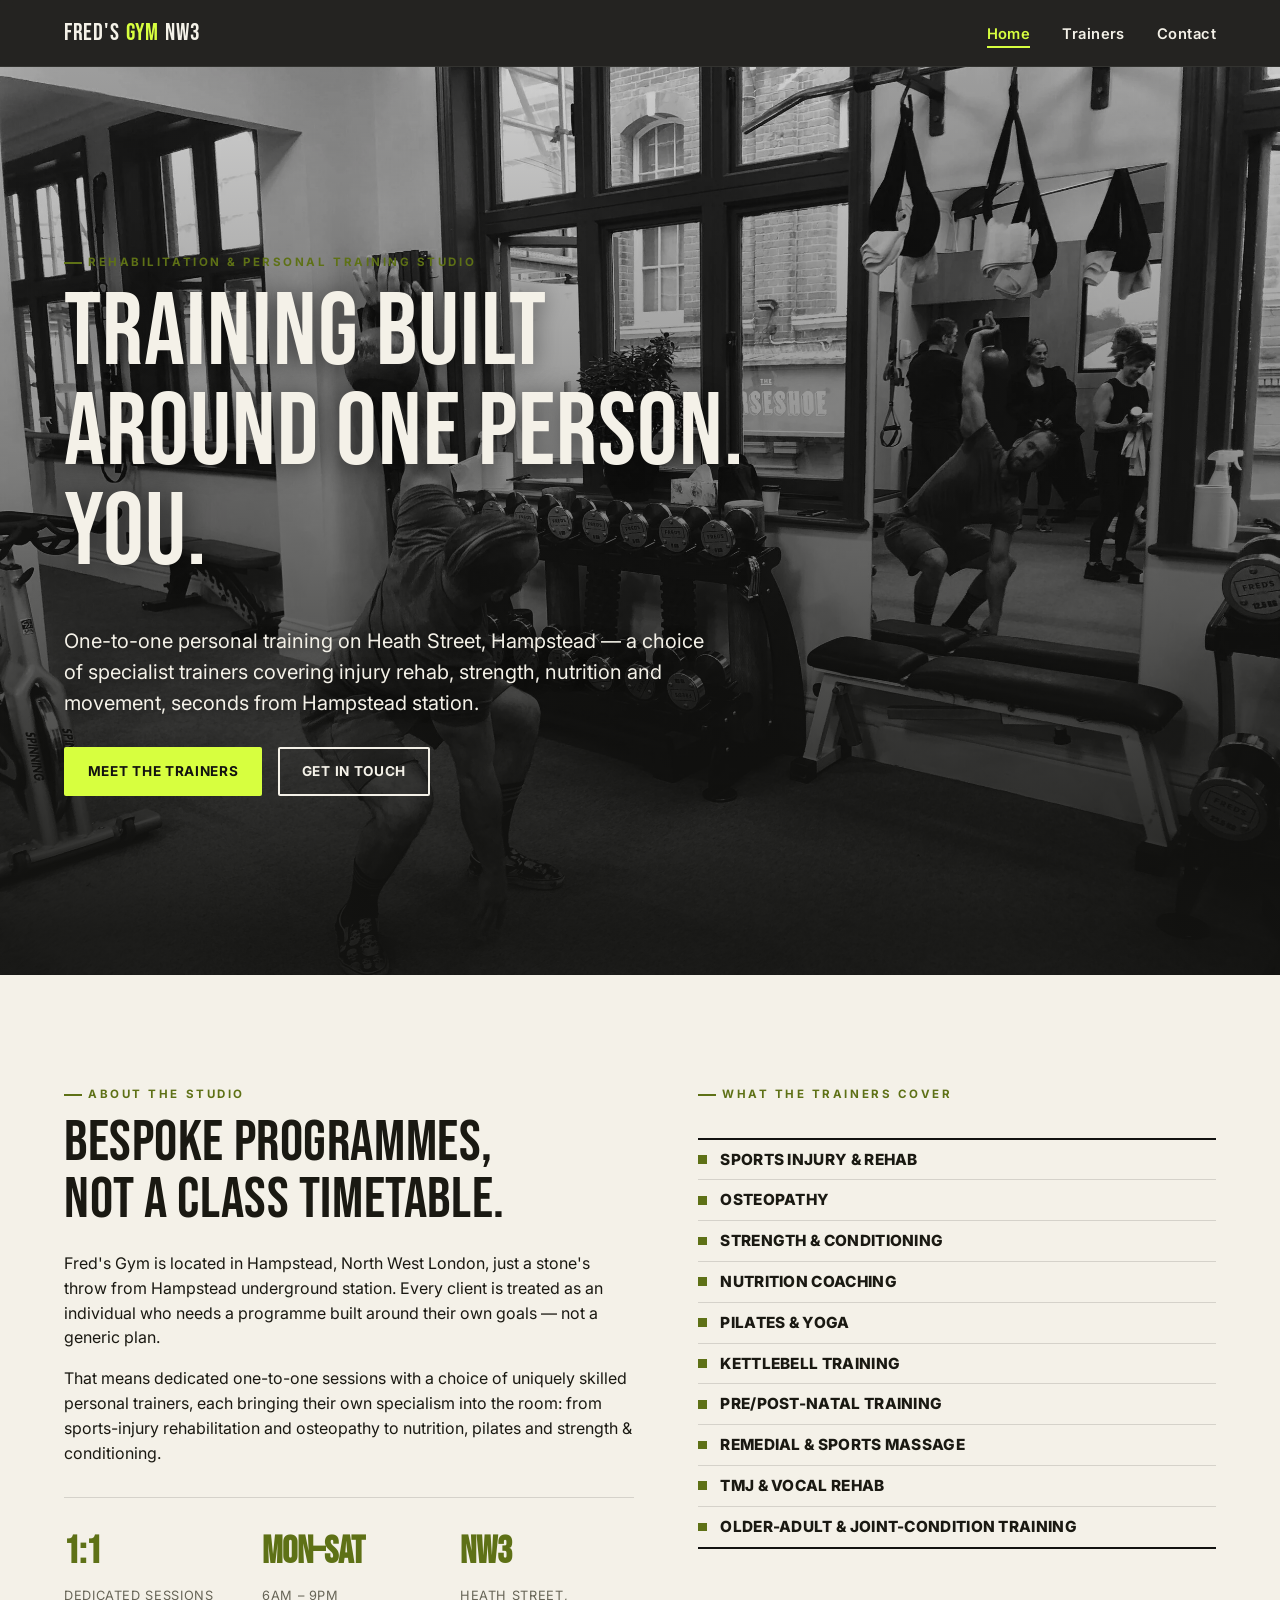
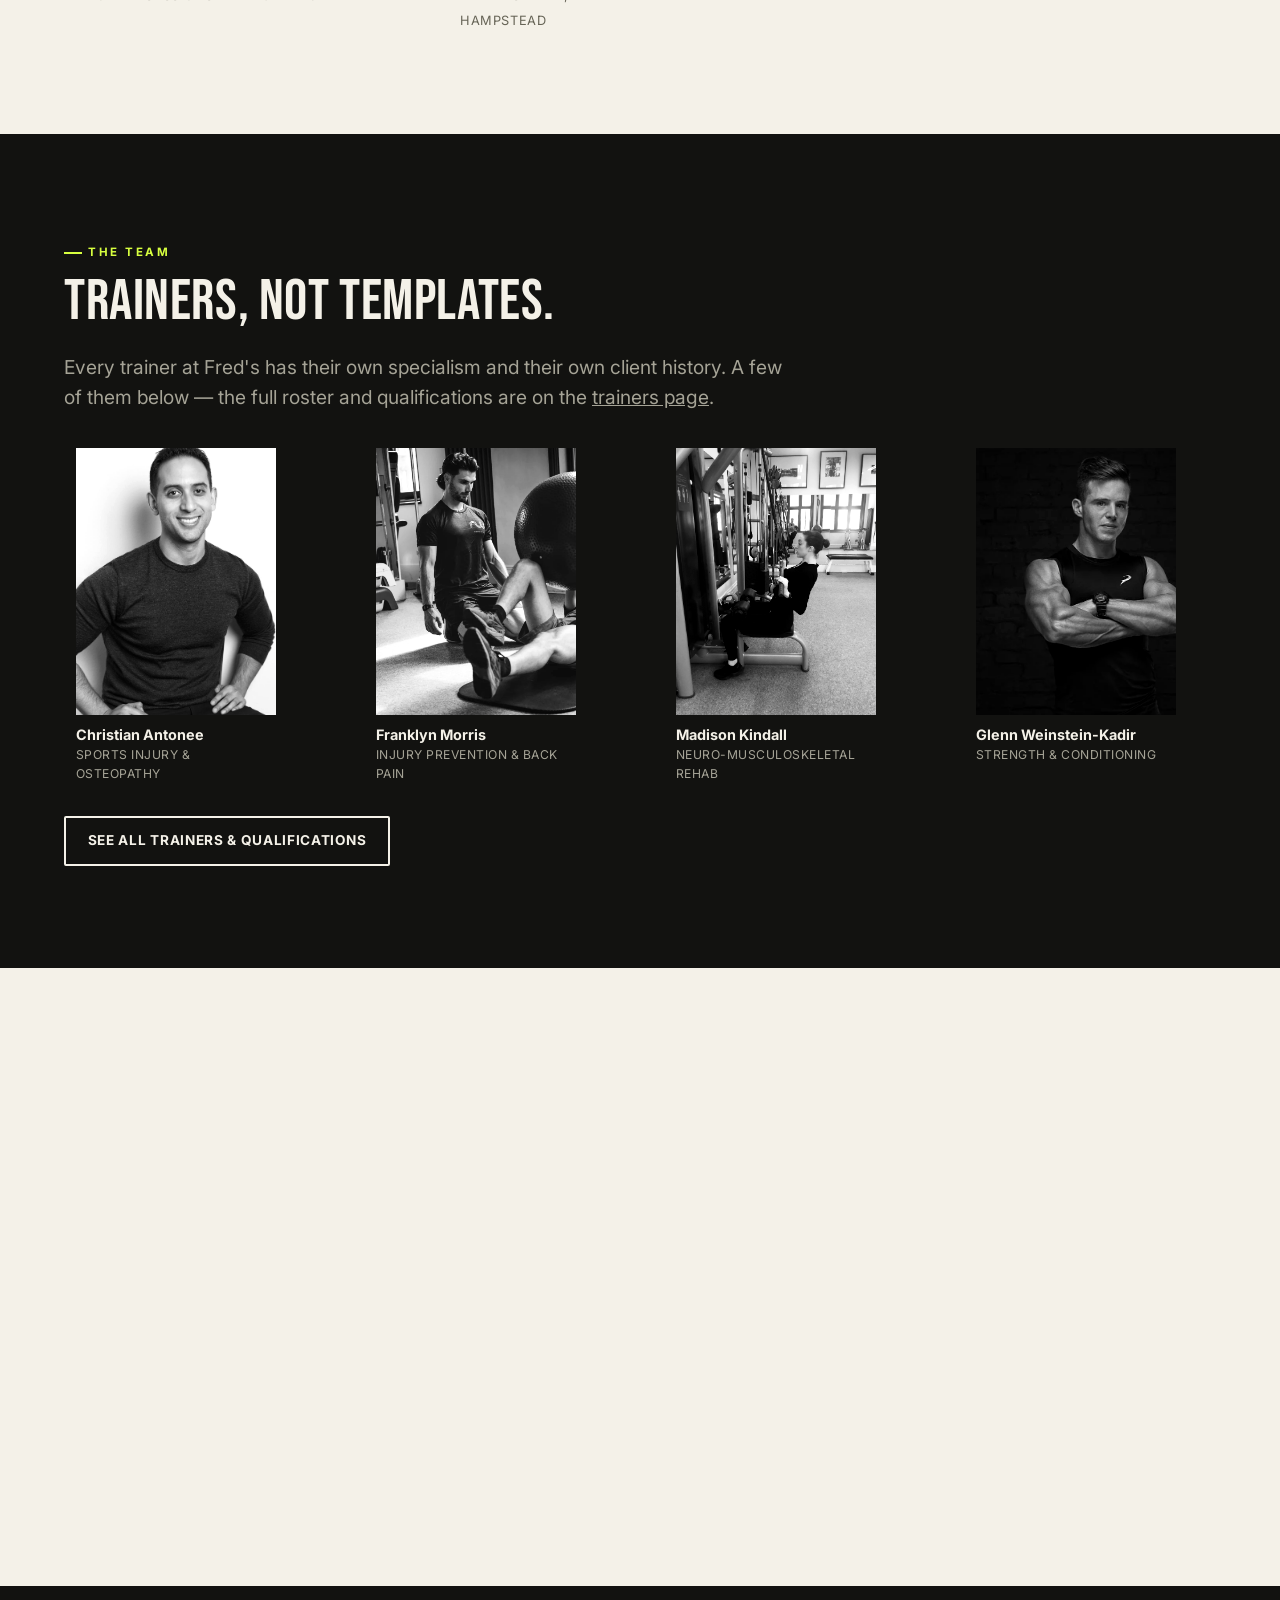
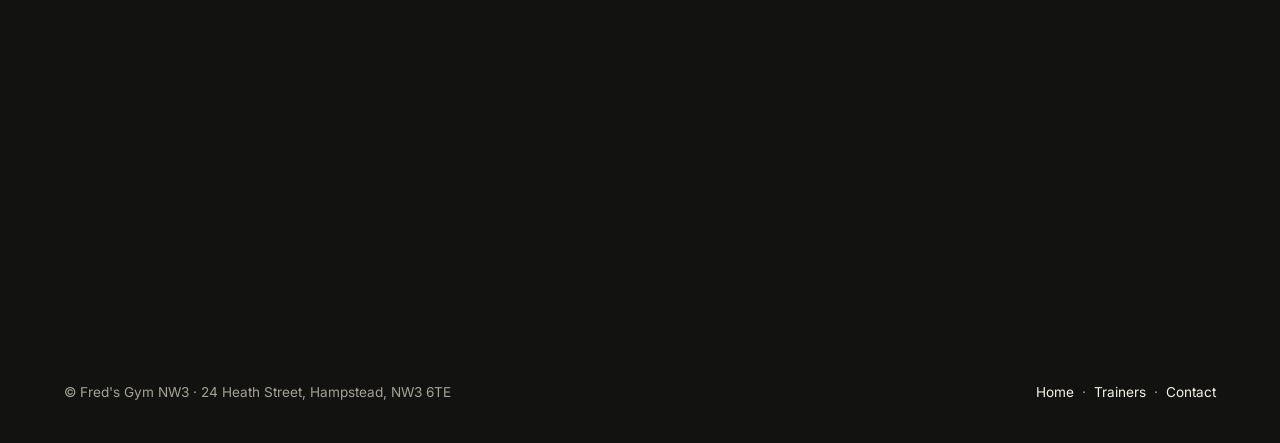
<file: index.html>
<!doctype html>
<html lang="en">
<head>
<meta charset="UTF-8">
<meta name="viewport" content="width=device-width, initial-scale=1">
<title>Fred's Gym NW3 — Personal Training & Rehab, Hampstead</title>
<meta name="description" content="Bespoke one-to-one personal training and rehabilitation on Heath Street, Hampstead NW3. A team of specialist trainers covering injury rehab, strength, nutrition, pilates and more.">
<link rel="preconnect" href="https://fonts.googleapis.com">
<link rel="preconnect" href="https://fonts.gstatic.com" crossorigin>
<link href="https://fonts.googleapis.com/css2?family=Bebas+Neue&family=Inter:wght@400;600;700;800&display=swap" rel="stylesheet">
<link rel="stylesheet" href="assets/css/style.css">
</head>
<body>

<header class="site-header">
  <div class="wrap">
    <a href="index.html" class="brand">FRED'S <span>GYM</span> NW3</a>
    <button class="nav-toggle" aria-expanded="false" aria-controls="primary-nav" aria-label="Toggle navigation">
      <span></span>
    </button>
    <nav class="main-nav" id="primary-nav">
      <ul>
        <li><a href="index.html" aria-current="page">Home</a></li>
        <li><a href="trainers.html">Trainers</a></li>
        <li><a href="contact.html">Contact</a></li>
      </ul>
    </nav>
  </div>
</header>

<main>

  <section class="hero">
    <div class="hero-media">
      <img src="assets/img/about_studio.jpg" alt="A trainer coaching a kettlebell swing on the studio floor at Fred's Gym NW3, Heath Street, Hampstead." width="2500" height="1875">
    </div>
    <div class="hero-content wrap">
      <p class="eyebrow">Rehabilitation &amp; Personal Training Studio</p>
      <h1>Training built<br>around one person.<br>You.</h1>
      <p class="hero-lede">One-to-one personal training on Heath Street, Hampstead — a choice of specialist trainers covering injury rehab, strength, nutrition and movement, seconds from Hampstead station.</p>
      <div class="hero-actions">
        <span class="btn-wrap"><a class="btn btn-primary" href="trainers.html">Meet the trainers</a></span>
        <span class="btn-wrap"><a class="btn btn-ghost" href="contact.html">Get in touch</a></span>
      </div>
    </div>
  </section>

  <section class="on-paper">
    <div class="wrap intro-grid">
      <div data-reveal>
        <p class="eyebrow">About the studio</p>
        <h2>Bespoke programmes,<br>not a class timetable.</h2>
        <p>Fred's Gym is located in Hampstead, North West London, just a stone's throw from Hampstead underground station. Every client is treated as an individual who needs a programme built around their own goals — not a generic plan.</p>
        <p>That means dedicated one-to-one sessions with a choice of uniquely skilled personal trainers, each bringing their own specialism into the room: from sports-injury rehabilitation and osteopathy to nutrition, pilates and strength &amp; conditioning.</p>
        <div class="stat-row">
          <div><strong>1:1</strong><span>Dedicated sessions</span></div>
          <div><strong>Mon–Sat</strong><span>6am – 9pm</span></div>
          <div><strong>NW3</strong><span>Heath Street, Hampstead</span></div>
        </div>
      </div>
      <div data-reveal>
        <p class="eyebrow">What the trainers cover</p>
        <ul class="specialism-list">
          <li>Sports injury &amp; rehab</li>
          <li>Osteopathy</li>
          <li>Strength &amp; conditioning</li>
          <li>Nutrition coaching</li>
          <li>Pilates &amp; yoga</li>
          <li>Kettlebell training</li>
          <li>Pre/post-natal training</li>
          <li>Remedial &amp; sports massage</li>
          <li>TMJ &amp; vocal rehab</li>
          <li>Older-adult &amp; joint-condition training</li>
        </ul>
      </div>
    </div>
  </section>

  <section class="on-ink">
    <div class="wrap">
      <div data-reveal>
        <p class="eyebrow">The team</p>
        <h2>Trainers, not templates.</h2>
        <p class="lead">Every trainer at Fred's has their own specialism and their own client history. A few of them below — the full roster and qualifications are on the <a href="trainers.html">trainers page</a>.</p>
      </div>
      <div class="trainer-preview-strip" data-reveal>
        <figure class="mini-card">
          <div class="trainer-photo"><img src="assets/img/christian.jpg" alt="Christian Antonee, personal trainer at Fred's Gym NW3." width="995" height="1493" loading="lazy"></div>
          <figcaption>Christian Antonee<small>Sports injury &amp; osteopathy</small></figcaption>
        </figure>
        <figure class="mini-card">
          <div class="trainer-photo"><img src="assets/img/frank.jpg" alt="Franklyn Morris coaching a client through core work at Fred's Gym NW3." width="1500" height="1000" loading="lazy"></div>
          <figcaption>Franklyn Morris<small>Injury prevention &amp; back pain</small></figcaption>
        </figure>
        <figure class="mini-card">
          <div class="trainer-photo"><img src="assets/img/madison.jpg" alt="Madison Kindall training on the cable machine at Fred's Gym NW3." width="2500" height="3333" loading="lazy"></div>
          <figcaption>Madison Kindall<small>Neuro-musculoskeletal rehab</small></figcaption>
        </figure>
        <figure class="mini-card">
          <div class="trainer-photo"><img src="assets/img/glenn.jpg" alt="Glenn Weinstein-Kadir, strength and conditioning coach at Fred's Gym NW3." width="1024" height="683" loading="lazy"></div>
          <figcaption>Glenn Weinstein-Kadir<small>Strength &amp; conditioning</small></figcaption>
        </figure>
      </div>
      <span class="btn-wrap"><a class="btn btn-ghost" href="trainers.html">See all trainers &amp; qualifications</a></span>
    </div>
  </section>

  <section class="on-paper">
    <div class="wrap feature-split">
      <div class="photo-frame on-paper" data-reveal>
        <img src="assets/img/max.jpg" alt="Max Bojcun training with double kettlebells at Fred's Gym NW3." width="2048" height="1801" loading="lazy">
      </div>
      <div data-reveal>
        <p class="eyebrow">Why one-to-one</p>
        <h2>Consistency beats intensity.</h2>
        <p>"You do not need to be perfect but you do need to be consistent" — it's a line one of the trainers uses often, and it sums up how sessions here are built: sustainable programming around your own movement, injuries and goals, reviewed and adjusted as you go rather than run off a fixed class plan.</p>
        <span class="btn-wrap"><a class="btn btn-primary" href="contact.html">Book a session</a></span>
      </div>
    </div>
  </section>

  <section class="on-ink">
    <div class="wrap">
      <div class="info-strip" data-reveal>
        <div>
          <h4>Find us</h4>
          <p>24 Heath Street<br>Hampstead, London<br>NW3 6TE</p>
        </div>
        <div>
          <h4>Opening hours</h4>
          <table class="hours-table">
            <tr><td>Monday – Saturday</td><td>6am – 9pm</td></tr>
            <tr><td>Sunday</td><td>Closed</td></tr>
          </table>
        </div>
        <div>
          <h4>Get in touch</h4>
          <p><a href="mailto:nebile@me.com">nebile@me.com</a></p>
          <span class="btn-wrap"><a class="btn btn-ghost" href="contact.html">Full contact details</a></span>
        </div>
      </div>
    </div>
  </section>

</main>

<footer class="site-footer">
  <div class="wrap">
    <span>&copy; Fred's Gym NW3 · 24 Heath Street, Hampstead, NW3 6TE</span>
    <nav>
      <a href="index.html">Home</a> &nbsp;·&nbsp;
      <a href="trainers.html">Trainers</a> &nbsp;·&nbsp;
      <a href="contact.html">Contact</a>
    </nav>
  </div>
</footer>

<script src="assets/js/main.js"></script>
</body>
</html>
</file>
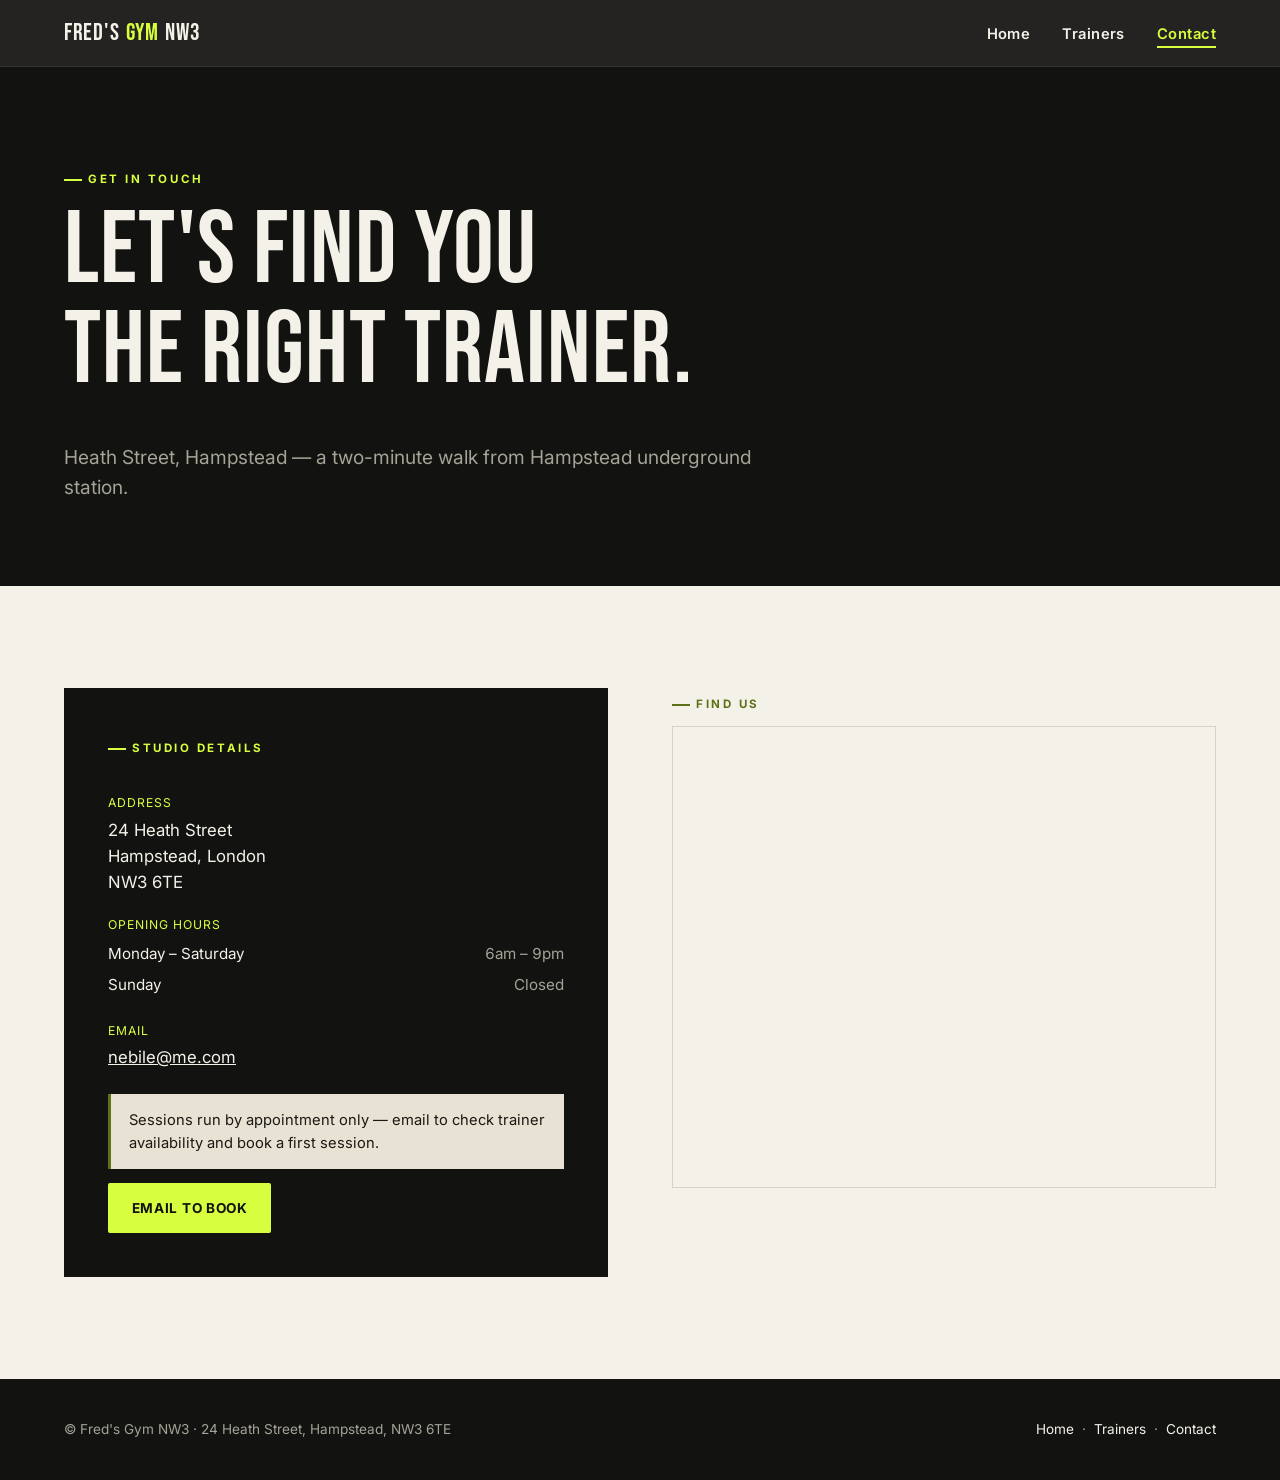
<file: contact.html>
<!doctype html>
<html lang="en">
<head>
<meta charset="UTF-8">
<meta name="viewport" content="width=device-width, initial-scale=1">
<title>Contact — Fred's Gym NW3</title>
<meta name="description" content="Contact Fred's Gym NW3 on Heath Street, Hampstead. Address, opening hours and email for booking a personal training session.">
<link rel="preconnect" href="https://fonts.googleapis.com">
<link rel="preconnect" href="https://fonts.gstatic.com" crossorigin>
<link href="https://fonts.googleapis.com/css2?family=Bebas+Neue&family=Inter:wght@400;600;700;800&display=swap" rel="stylesheet">
<link rel="stylesheet" href="assets/css/style.css">
</head>
<body>

<header class="site-header">
  <div class="wrap">
    <a href="index.html" class="brand">FRED'S <span>GYM</span> NW3</a>
    <button class="nav-toggle" aria-expanded="false" aria-controls="primary-nav" aria-label="Toggle navigation">
      <span></span>
    </button>
    <nav class="main-nav" id="primary-nav">
      <ul>
        <li><a href="index.html">Home</a></li>
        <li><a href="trainers.html">Trainers</a></li>
        <li><a href="contact.html" aria-current="page">Contact</a></li>
      </ul>
    </nav>
  </div>
</header>

<main>

  <section class="page-header on-ink">
    <div class="wrap">
      <p class="eyebrow">Get in touch</p>
      <h1>Let's find you<br>the right trainer.</h1>
      <p class="lead">Heath Street, Hampstead — a two-minute walk from Hampstead underground station.</p>
    </div>
  </section>

  <section class="on-paper">
    <div class="wrap contact-grid">

      <div class="contact-card" data-reveal>
        <p class="eyebrow">Studio details</p>
        <dl>
          <dt>Address</dt>
          <dd>24 Heath Street<br>Hampstead, London<br>NW3 6TE</dd>

          <dt>Opening hours</dt>
          <dd>
            <table class="hours-table">
              <tr><td>Monday – Saturday</td><td>6am – 9pm</td></tr>
              <tr><td>Sunday</td><td>Closed</td></tr>
            </table>
          </dd>

          <dt>Email</dt>
          <dd><a href="mailto:nebile@me.com">nebile@me.com</a></dd>
        </dl>
        <p class="notice">Sessions run by appointment only — email to check trainer availability and book a first session.</p>
        <span class="btn-wrap"><a class="btn btn-primary" href="mailto:nebile@me.com">Email to book</a></span>
      </div>

      <div data-reveal>
        <p class="eyebrow">Find us</p>
        <div class="map-frame">
          <iframe
            src="https://www.google.com/maps?q=24+Heath+Street,+Hampstead,+London+NW3+6TE&output=embed"
            title="Map showing Fred's Gym NW3 at 24 Heath Street, Hampstead"
            loading="lazy"
            referrerpolicy="no-referrer-when-downgrade"></iframe>
        </div>
      </div>

    </div>
  </section>

</main>

<footer class="site-footer">
  <div class="wrap">
    <span>&copy; Fred's Gym NW3 · 24 Heath Street, Hampstead, NW3 6TE</span>
    <nav>
      <a href="index.html">Home</a> &nbsp;·&nbsp;
      <a href="trainers.html">Trainers</a> &nbsp;·&nbsp;
      <a href="contact.html">Contact</a>
    </nav>
  </div>
</footer>

<script src="assets/js/main.js"></script>
</body>
</html>
</file>
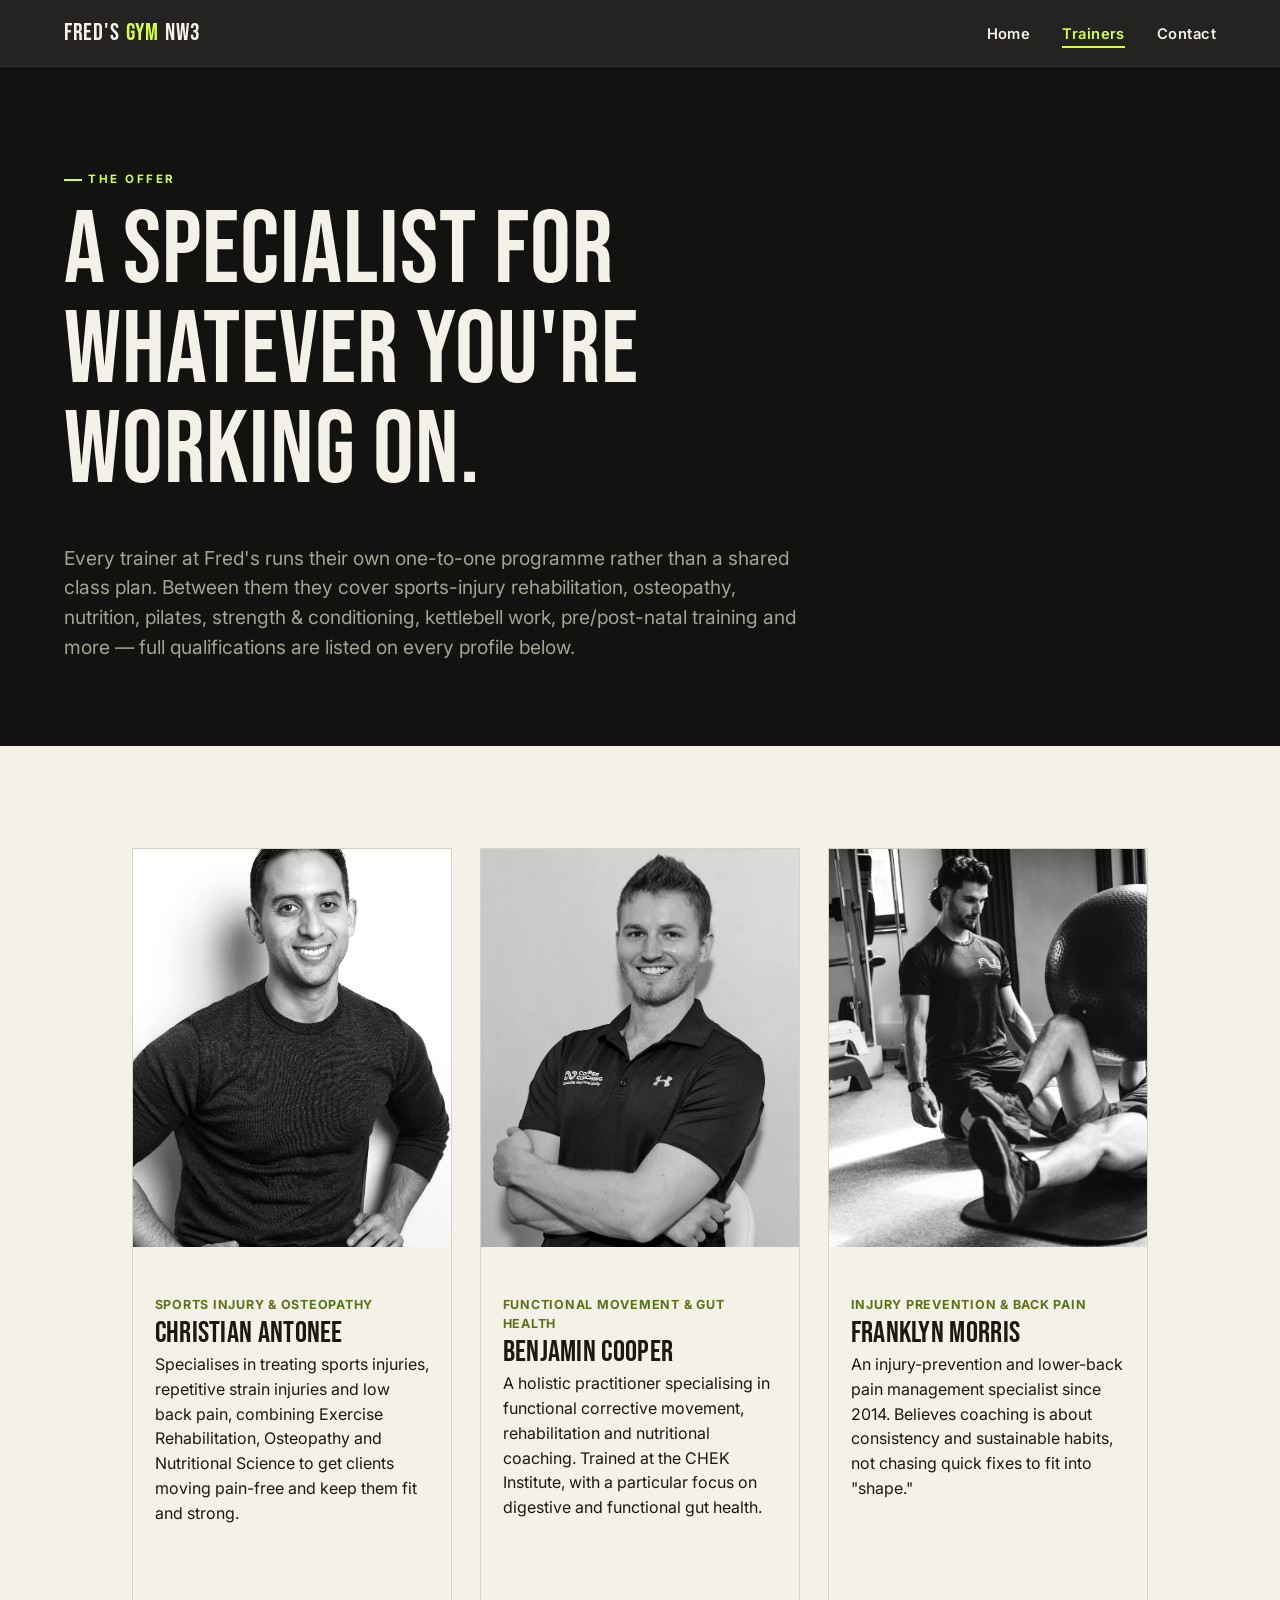
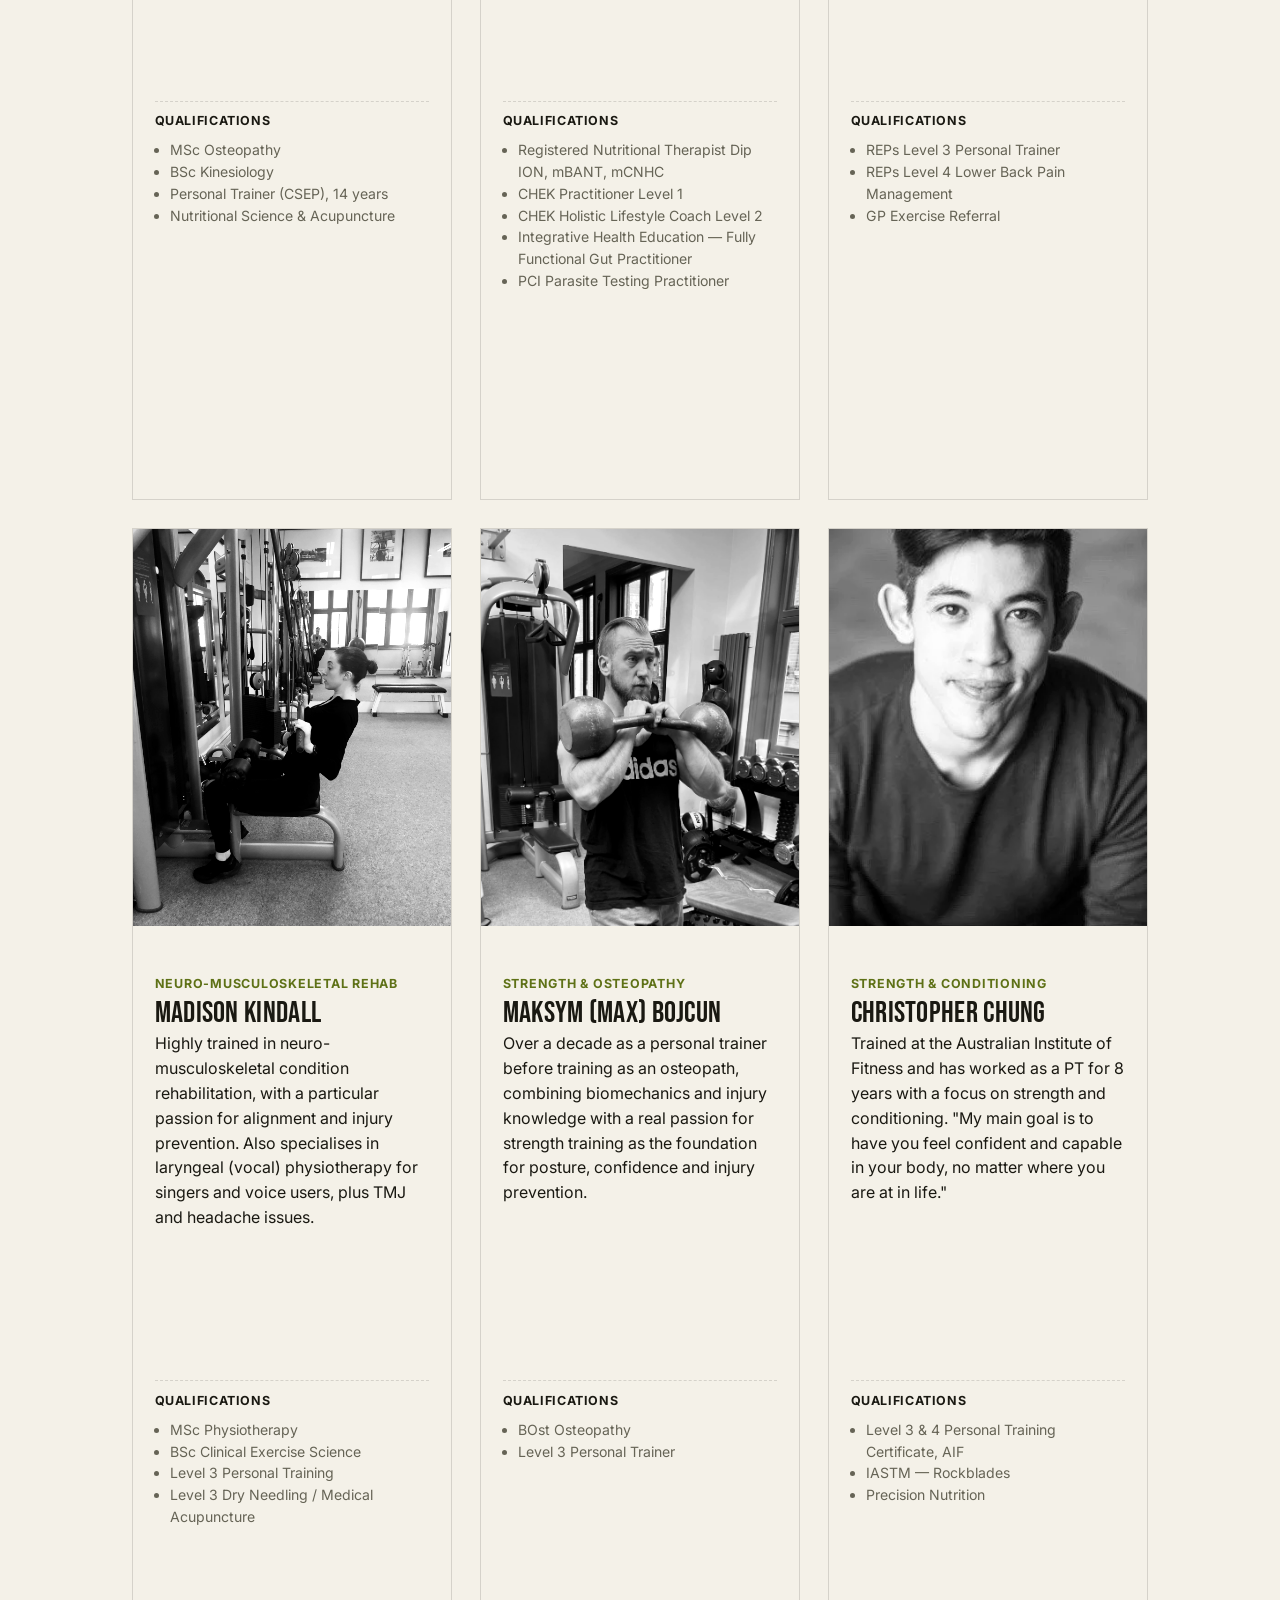
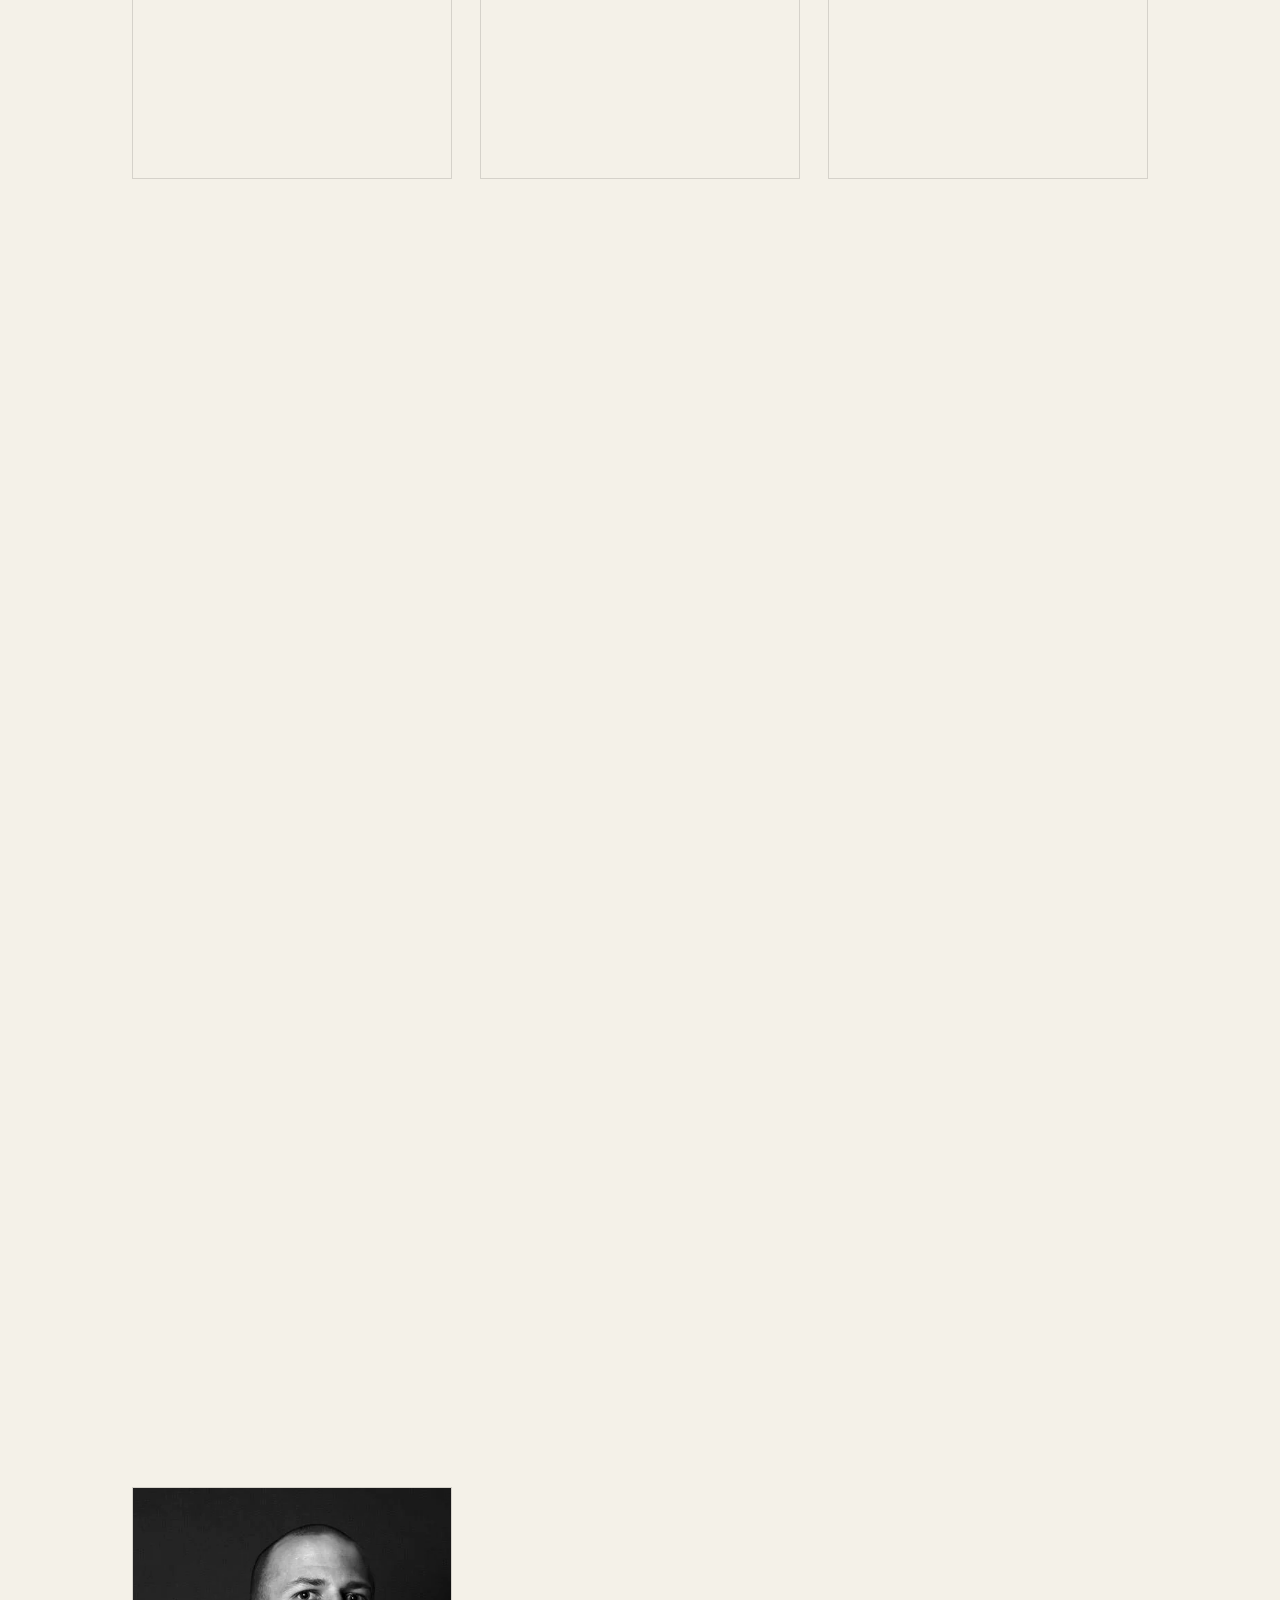
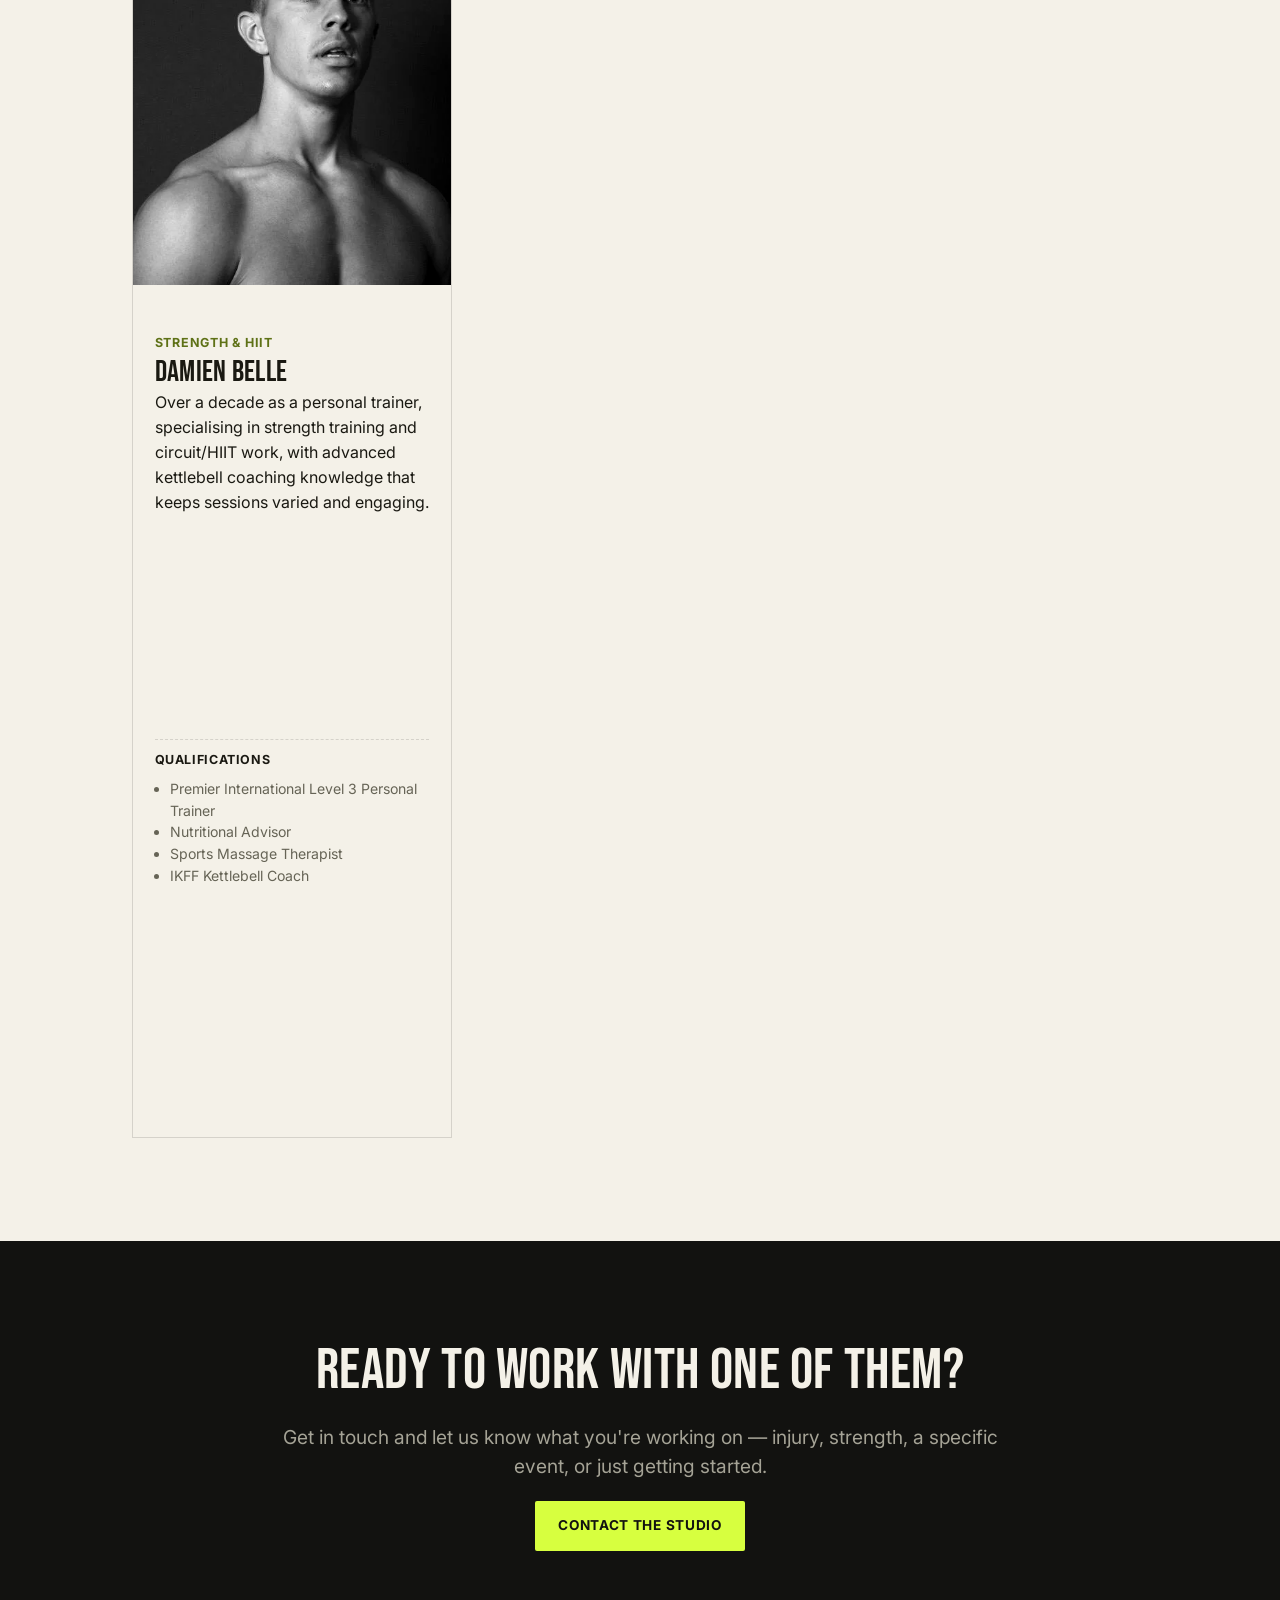
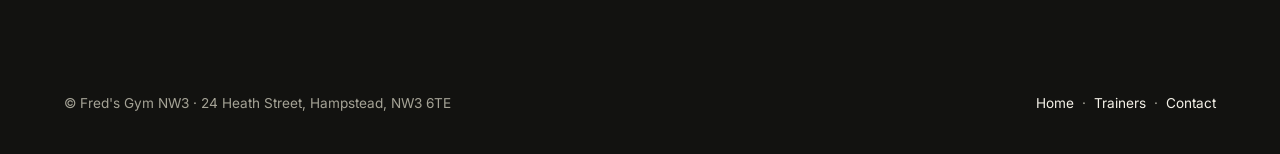
<file: trainers.html>
<!doctype html>
<html lang="en">
<head>
<meta charset="UTF-8">
<meta name="viewport" content="width=device-width, initial-scale=1">
<title>Trainers — Fred's Gym NW3</title>
<meta name="description" content="Meet the personal trainers at Fred's Gym NW3, Hampstead — specialists in sports injury rehab, osteopathy, nutrition, strength & conditioning, pilates and more.">
<link rel="preconnect" href="https://fonts.googleapis.com">
<link rel="preconnect" href="https://fonts.gstatic.com" crossorigin>
<link href="https://fonts.googleapis.com/css2?family=Bebas+Neue&family=Inter:wght@400;600;700;800&display=swap" rel="stylesheet">
<link rel="stylesheet" href="assets/css/style.css">
</head>
<body>

<header class="site-header">
  <div class="wrap">
    <a href="index.html" class="brand">FRED'S <span>GYM</span> NW3</a>
    <button class="nav-toggle" aria-expanded="false" aria-controls="primary-nav" aria-label="Toggle navigation">
      <span></span>
    </button>
    <nav class="main-nav" id="primary-nav">
      <ul>
        <li><a href="index.html">Home</a></li>
        <li><a href="trainers.html" aria-current="page">Trainers</a></li>
        <li><a href="contact.html">Contact</a></li>
      </ul>
    </nav>
  </div>
</header>

<main>

  <section class="page-header on-ink">
    <div class="wrap">
      <p class="eyebrow">The offer</p>
      <h1>A specialist for<br>whatever you're<br>working on.</h1>
      <p class="lead">Every trainer at Fred's runs their own one-to-one programme rather than a shared class plan. Between them they cover sports-injury rehabilitation, osteopathy, nutrition, pilates, strength &amp; conditioning, kettlebell work, pre/post-natal training and more — full qualifications are listed on every profile below.</p>
    </div>
  </section>

  <section class="on-paper">
    <div class="wrap">
      <div class="trainer-grid">

        <article class="trainer-card" data-reveal>
          <div class="trainer-photo"><img src="assets/img/christian.jpg" alt="Christian Antonee, personal trainer at Fred's Gym NW3." width="995" height="1493" loading="lazy"></div>
          <div class="trainer-body">
            <div>
              <p class="trainer-role">Sports injury &amp; osteopathy</p>
              <h3>Christian Antonee</h3>
              <p>Specialises in treating sports injuries, repetitive strain injuries and low back pain, combining Exercise Rehabilitation, Osteopathy and Nutritional Science to get clients moving pain-free and keep them fit and strong.</p>
            </div>
            <div class="trainer-quals">
              <p class="quals-label">Qualifications</p>
              <ul>
                <li>MSc Osteopathy</li>
                <li>BSc Kinesiology</li>
                <li>Personal Trainer (CSEP), 14 years</li>
                <li>Nutritional Science &amp; Acupuncture</li>
              </ul>
            </div>
          </div>
        </article>

        <article class="trainer-card" data-reveal>
          <div class="trainer-photo"><img src="assets/img/ben.jpg" alt="Benjamin Cooper, personal trainer at Fred's Gym NW3." width="750" height="977" loading="lazy"></div>
          <div class="trainer-body">
            <div>
              <p class="trainer-role">Functional movement &amp; gut health</p>
              <h3>Benjamin Cooper</h3>
              <p>A holistic practitioner specialising in functional corrective movement, rehabilitation and nutritional coaching. Trained at the CHEK Institute, with a particular focus on digestive and functional gut health.</p>
            </div>
            <div class="trainer-quals">
              <p class="quals-label">Qualifications</p>
              <ul>
                <li>Registered Nutritional Therapist Dip ION, mBANT, mCNHC</li>
                <li>CHEK Practitioner Level 1</li>
                <li>CHEK Holistic Lifestyle Coach Level 2</li>
                <li>Integrative Health Education — Fully Functional Gut Practitioner</li>
                <li>PCI Parasite Testing Practitioner</li>
              </ul>
            </div>
          </div>
        </article>

        <article class="trainer-card" data-reveal>
          <div class="trainer-photo"><img src="assets/img/frank.jpg" alt="Franklyn Morris coaching a client through core work at Fred's Gym NW3." width="1500" height="1000" loading="lazy"></div>
          <div class="trainer-body">
            <div>
              <p class="trainer-role">Injury prevention &amp; back pain</p>
              <h3>Franklyn Morris</h3>
              <p>An injury-prevention and lower-back pain management specialist since 2014. Believes coaching is about consistency and sustainable habits, not chasing quick fixes to fit into "shape."</p>
            </div>
            <div class="trainer-quals">
              <p class="quals-label">Qualifications</p>
              <ul>
                <li>REPs Level 3 Personal Trainer</li>
                <li>REPs Level 4 Lower Back Pain Management</li>
                <li>GP Exercise Referral</li>
              </ul>
            </div>
          </div>
        </article>

        <article class="trainer-card" data-reveal>
          <div class="trainer-photo"><img src="assets/img/madison.jpg" alt="Madison Kindall training on the cable machine at Fred's Gym NW3." width="2500" height="3333" loading="lazy"></div>
          <div class="trainer-body">
            <div>
              <p class="trainer-role">Neuro-musculoskeletal rehab</p>
              <h3>Madison Kindall</h3>
              <p>Highly trained in neuro-musculoskeletal condition rehabilitation, with a particular passion for alignment and injury prevention. Also specialises in laryngeal (vocal) physiotherapy for singers and voice users, plus TMJ and headache issues.</p>
            </div>
            <div class="trainer-quals">
              <p class="quals-label">Qualifications</p>
              <ul>
                <li>MSc Physiotherapy</li>
                <li>BSc Clinical Exercise Science</li>
                <li>Level 3 Personal Training</li>
                <li>Level 3 Dry Needling / Medical Acupuncture</li>
              </ul>
            </div>
          </div>
        </article>

        <article class="trainer-card" data-reveal>
          <div class="trainer-photo"><img src="assets/img/max.jpg" alt="Maksym 'Max' Bojcun training with double kettlebells at Fred's Gym NW3." width="2048" height="1801" loading="lazy"></div>
          <div class="trainer-body">
            <div>
              <p class="trainer-role">Strength &amp; osteopathy</p>
              <h3>Maksym (Max) Bojcun</h3>
              <p>Over a decade as a personal trainer before training as an osteopath, combining biomechanics and injury knowledge with a real passion for strength training as the foundation for posture, confidence and injury prevention.</p>
            </div>
            <div class="trainer-quals">
              <p class="quals-label">Qualifications</p>
              <ul>
                <li>BOst Osteopathy</li>
                <li>Level 3 Personal Trainer</li>
              </ul>
            </div>
          </div>
        </article>

        <article class="trainer-card" data-reveal>
          <div class="trainer-photo"><img src="assets/img/chris.jpg" alt="Christopher Chung, personal trainer at Fred's Gym NW3." width="349" height="524" loading="lazy"></div>
          <div class="trainer-body">
            <div>
              <p class="trainer-role">Strength &amp; conditioning</p>
              <h3>Christopher Chung</h3>
              <p>Trained at the Australian Institute of Fitness and has worked as a PT for 8 years with a focus on strength and conditioning. "My main goal is to have you feel confident and capable in your body, no matter where you are at in life."</p>
            </div>
            <div class="trainer-quals">
              <p class="quals-label">Qualifications</p>
              <ul>
                <li>Level 3 &amp; 4 Personal Training Certificate, AIF</li>
                <li>IASTM — Rockblades</li>
                <li>Precision Nutrition</li>
              </ul>
            </div>
          </div>
        </article>

        <article class="trainer-card" data-reveal>
          <div class="trainer-photo"><img src="assets/img/nebile.jpg" alt="Nebile Cakir coaching a client with a dumbbell at Fred's Gym NW3." width="750" height="500" loading="lazy"></div>
          <div class="trainer-body">
            <div>
              <p class="trainer-role">Sports injury &amp; adaptive training</p>
              <h3>Nebile Cakir</h3>
              <p>Works across weight training, pilates and yoga, specialising in sports injury training alongside clients managing genetic or age-related conditions — osteoporosis, arthritis, menopause, blood pressure, and knee or hip replacements.</p>
            </div>
            <div class="trainer-quals">
              <p class="quals-label">Qualifications</p>
              <ul>
                <li>YMCA Advanced Personal Trainer Award — Level 3</li>
                <li>Pilates — Stott Pilates method</li>
                <li>Older Adult Training</li>
                <li>Ante- &amp; Postnatal Training</li>
                <li>Yoga Teacher Award, Teach Yoga</li>
                <li>Sport &amp; Remedial Massage, London School of Massage</li>
                <li>Food Intolerance Testing Practitioner, Lorisian</li>
              </ul>
            </div>
          </div>
        </article>

        <article class="trainer-card" data-reveal>
          <div class="trainer-photo"><img src="assets/img/faye.jpg" alt="Faye Colaço training alongside a client at Fred's Gym NW3." width="576" height="576" loading="lazy"></div>
          <div class="trainer-body">
            <div>
              <p class="trainer-role">Strength, mobility &amp; joint health</p>
              <h3>Faye Colaço</h3>
              <p>7+ years' experience coaching strength, mobility and joint health — whether that's a first pull-up, a weekend 10k, or balancing a demanding career with a healthy body. A compassionate, empowering coaching style for all ages and experience levels.</p>
            </div>
            <div class="trainer-quals">
              <p class="quals-label">Qualifications</p>
              <ul>
                <li>Personal Training Level 4</li>
                <li>BSc (Hons) Health &amp; Exercise Science</li>
                <li>Functional Range Conditioning (FRC) Practitioner</li>
                <li>BioForce Certified Conditioning Coach</li>
                <li>Kinstretch Instructor</li>
                <li>Precision Nutrition</li>
                <li>Remedial Massage Therapist</li>
              </ul>
            </div>
          </div>
        </article>

        <article class="trainer-card" data-reveal>
          <div class="trainer-photo"><img src="assets/img/glenn.jpg" alt="Glenn Weinstein-Kadir, strength and conditioning coach at Fred's Gym NW3." width="1024" height="683" loading="lazy"></div>
          <div class="trainer-body">
            <div>
              <p class="trainer-role">Strength, martial arts &amp; performance</p>
              <h3>Glenn Weinstein-Kadir</h3>
              <p>Training in weightlifting and martial arts since age 13. Clients range from professional and world-champion martial artists to the general population, aged 19 to 70 — covering high performance, injury rehab and kettlebell training.</p>
            </div>
            <div class="trainer-quals">
              <p class="quals-label">Qualifications</p>
              <ul>
                <li>MSc Strength &amp; Conditioning</li>
                <li>Level 3 Personal Trainer</li>
                <li>Pre &amp; Post Natal Training and Nutrition</li>
                <li>Kettlebell 1 and Master Certification</li>
                <li>Posture Analysis and Corrective Exercise</li>
              </ul>
            </div>
          </div>
        </article>

        <article class="trainer-card" data-reveal>
          <div class="trainer-photo"><img src="assets/img/damien.jpg" alt="Damien Belle, personal trainer at Fred's Gym NW3." width="636" height="577" loading="lazy"></div>
          <div class="trainer-body">
            <div>
              <p class="trainer-role">Strength &amp; HIIT</p>
              <h3>Damien Belle</h3>
              <p>Over a decade as a personal trainer, specialising in strength training and circuit/HIIT work, with advanced kettlebell coaching knowledge that keeps sessions varied and engaging.</p>
            </div>
            <div class="trainer-quals">
              <p class="quals-label">Qualifications</p>
              <ul>
                <li>Premier International Level 3 Personal Trainer</li>
                <li>Nutritional Advisor</li>
                <li>Sports Massage Therapist</li>
                <li>IKFF Kettlebell Coach</li>
              </ul>
            </div>
          </div>
        </article>

      </div>
    </div>
  </section>

  <section class="on-ink">
    <div class="wrap" style="text-align:center" data-reveal>
      <h2>Ready to work with one of them?</h2>
      <p class="lead" style="margin-inline:auto">Get in touch and let us know what you're working on — injury, strength, a specific event, or just getting started.</p>
      <span class="btn-wrap"><a class="btn btn-primary" href="contact.html">Contact the studio</a></span>
    </div>
  </section>

</main>

<footer class="site-footer">
  <div class="wrap">
    <span>&copy; Fred's Gym NW3 · 24 Heath Street, Hampstead, NW3 6TE</span>
    <nav>
      <a href="index.html">Home</a> &nbsp;·&nbsp;
      <a href="trainers.html">Trainers</a> &nbsp;·&nbsp;
      <a href="contact.html">Contact</a>
    </nav>
  </div>
</footer>

<script src="assets/js/main.js"></script>
</body>
</html>
</file>
<file: assets/css/style.css>
/* ==========================================================================
   Fred's Gym NW3 — demo redesign
   Editorial black-and-white studio photography + a single electric-lime
   accent. Distinct from a template gym site on purpose: big condensed
   display type, generous whitespace, monochrome imagery treated like a
   fitness magazine rather than a stock-photo carousel.
   ========================================================================== */

@view-transition {
  navigation: auto;
}

:root {
  --ink: #121210;
  --ink-soft: #1c1c19;
  --paper: #f4f1e8;
  --paper-dim: #e7e2d4;
  --text-on-paper: #1a1912;
  --text-on-ink: #f4f1e8;
  --muted: #8a887c;
  --muted-strong: #666456; /* WCAG AA-safe on --paper for small caption text */
  --muted-on-ink: #a5a396;
  --accent: #d7ff3f;
  --accent-deep: color-mix(in oklch, var(--accent) 55%, black);
  --accent-soft: color-mix(in oklch, var(--accent) 30%, var(--paper));
  --line: color-mix(in oklch, var(--ink) 12%, var(--paper));
  --line-on-ink: color-mix(in oklch, var(--paper) 18%, var(--ink));

  --font-display: "Bebas Neue", "Oswald", "Arial Narrow", sans-serif;
  --font-body: "Inter", -apple-system, BlinkMacSystemFont, "Segoe UI", sans-serif;

  --container: min(72rem, 92vw);
  --radius: 2px;
}

*,
*::before,
*::after {
  box-sizing: border-box;
}

html {
  scroll-behavior: smooth;
}

@media (prefers-reduced-motion: reduce) {
  html {
    scroll-behavior: auto;
  }
  *,
  *::before,
  *::after {
    animation-duration: 0.001ms !important;
    animation-iteration-count: 1 !important;
    transition-duration: 0.001ms !important;
    scroll-behavior: auto !important;
  }
}

body {
  margin: 0;
  background: var(--paper);
  color: var(--text-on-paper);
  font-family: var(--font-body);
  font-size: 16px;
  line-height: 1.55;
  -webkit-font-smoothing: antialiased;
}

img {
  max-width: 100%;
  display: block;
}

a {
  color: inherit;
}

h1, h2, h3, h4 {
  font-family: var(--font-display);
  font-weight: 400;
  letter-spacing: 0.01em;
  line-height: 0.98;
  margin: 0 0 0.4em;
  text-wrap: balance;
}

h1 { font-size: clamp(2.75rem, 8vw, 6.5rem); }
h2 { font-size: clamp(2.1rem, 5.5vw, 3.6rem); }
h3 { font-size: clamp(1.4rem, 3vw, 1.9rem); }

p { margin: 0 0 1em; }

.eyebrow {
  display: inline-flex;
  align-items: center;
  gap: 0.5em;
  font-family: var(--font-body);
  font-weight: 700;
  font-size: 0.72rem;
  letter-spacing: 0.22em;
  text-transform: uppercase;
  color: var(--accent-deep);
}

.eyebrow::before {
  content: "";
  width: 1.6em;
  height: 2px;
  background: var(--accent-deep);
  display: inline-block;
}

section.on-ink .eyebrow,
.on-ink .eyebrow {
  color: var(--accent);
}
.on-ink .eyebrow::before {
  background: var(--accent);
}

/* Thin custom scrollbars on internally-scrolling elements */
.chip-row,
.trainer-scroller {
  scrollbar-width: thin;
  scrollbar-color: var(--accent-deep) transparent;
}
.chip-row::-webkit-scrollbar,
.trainer-scroller::-webkit-scrollbar {
  height: 6px;
}
.chip-row::-webkit-scrollbar-thumb,
.trainer-scroller::-webkit-scrollbar-thumb {
  background: var(--muted);
  border-radius: 4px;
}
.chip-row::-webkit-scrollbar-thumb:hover,
.trainer-scroller::-webkit-scrollbar-thumb:hover {
  background: var(--accent-deep);
}

/* ---------- Layout helpers ---------- */
.wrap {
  width: var(--container);
  margin-inline: auto;
}

section {
  padding: clamp(3rem, 8vw, 6.5rem) 0;
}

.on-ink {
  background: var(--ink);
  color: var(--text-on-ink);
}

.on-ink .muted { color: var(--muted-on-ink); }
.muted { color: var(--muted); }

/* ---------- Header / nav ---------- */
.site-header {
  position: sticky;
  top: 0;
  z-index: 40;
  background: color-mix(in oklch, var(--ink) 92%, transparent);
  backdrop-filter: blur(6px);
  border-bottom: 1px solid var(--line-on-ink);
}

.site-header .wrap {
  display: flex;
  align-items: center;
  justify-content: space-between;
  padding-block: 0.9rem;
}

.brand {
  font-family: var(--font-display);
  font-size: 1.5rem;
  letter-spacing: 0.03em;
  color: var(--text-on-ink);
  text-decoration: none;
  display: flex;
  align-items: baseline;
  gap: 0.4rem;
}

.brand span {
  color: var(--accent);
}

.nav-toggle {
  display: none;
  background: none;
  border: 1px solid var(--line-on-ink);
  color: var(--text-on-ink);
  width: 42px;
  height: 38px;
  border-radius: var(--radius);
  cursor: pointer;
  position: relative;
}

.nav-toggle span,
.nav-toggle span::before,
.nav-toggle span::after {
  content: "";
  position: absolute;
  left: 10px;
  right: 10px;
  height: 2px;
  background: currentColor;
  transition: transform 0.25s ease, opacity 0.25s ease;
}
.nav-toggle span { top: 18px; }
.nav-toggle span::before { top: -7px; }
.nav-toggle span::after { top: 7px; }

.nav-toggle[aria-expanded="true"] span {
  background: transparent;
}
.nav-toggle[aria-expanded="true"] span::before {
  transform: translateY(7px) rotate(45deg);
}
.nav-toggle[aria-expanded="true"] span::after {
  transform: translateY(-7px) rotate(-45deg);
}

.main-nav ul {
  list-style: none;
  display: flex;
  gap: 2rem;
  margin: 0;
  padding: 0;
}

.main-nav a {
  text-decoration: none;
  font-weight: 600;
  font-size: 0.92rem;
  letter-spacing: 0.03em;
  color: var(--text-on-ink);
  padding-bottom: 3px;
  border-bottom: 2px solid transparent;
  transition: border-color 0.2s ease, color 0.2s ease;
}

.main-nav a:hover,
.main-nav a[aria-current="page"] {
  color: var(--accent);
  border-color: var(--accent);
}

@media (max-width: 760px) {
  .nav-toggle { display: block; }
  .main-nav {
    position: absolute;
    top: 100%;
    left: 0;
    right: 0;
    background: var(--ink);
    border-bottom: 1px solid var(--line-on-ink);
    max-height: 0;
    overflow: hidden;
    transition: max-height 0.3s ease;
  }
  .main-nav.open { max-height: 20rem; }
  .main-nav ul {
    flex-direction: column;
    gap: 0;
    padding: 0.5rem var(--container-pad, 4vw);
  }
  .main-nav li { border-bottom: 1px solid var(--line-on-ink); }
  .main-nav a {
    display: block;
    padding: 1rem 0.5rem;
  }
}

/* ---------- Hero ---------- */
.hero {
  position: relative;
  min-height: min(86vh, 780px);
  display: flex;
  align-items: flex-end;
  color: var(--text-on-ink);
  overflow: hidden;
}

.hero-media {
  position: absolute;
  inset: 0;
  z-index: 0;
}

.hero-media img {
  width: 100%;
  height: 100%;
  object-fit: cover;
  object-position: 50% 30%;
}

.hero-media::after {
  content: "";
  position: absolute;
  inset: 0;
  background: linear-gradient(
    in oklch to top,
    color-mix(in oklch, var(--ink) 92%, transparent) 5%,
    color-mix(in oklch, var(--ink) 45%, transparent) 55%,
    color-mix(in oklch, var(--ink) 15%, transparent) 100%
  );
}

.hero-content {
  position: relative;
  z-index: 1;
  padding-block: clamp(2.5rem, 6vw, 5rem);
}

.hero-content h1 {
  text-shadow: 0 2px 24px rgba(0, 0, 0, 0.55);
}

.hero-lede {
  max-width: 40rem;
  font-size: clamp(1.05rem, 2vw, 1.25rem);
  color: var(--text-on-ink);
  text-shadow: 0 1px 12px rgba(0, 0, 0, 0.6);
}

.hero-actions {
  display: flex;
  flex-wrap: wrap;
  gap: 1rem;
  margin-top: 1.75rem;
}

/* ---------- Buttons ---------- */
.btn {
  display: inline-flex;
  align-items: center;
  gap: 0.5em;
  font-weight: 700;
  font-size: 0.85rem;
  letter-spacing: 0.05em;
  text-transform: uppercase;
  text-decoration: none;
  padding: 0.9em 1.6em;
  border-radius: var(--radius);
  border: 2px solid transparent;
  cursor: pointer;
}

/* wrapper handles hover, never the animated element itself */
.btn-wrap {
  display: inline-block;
}

.btn-primary {
  background: var(--accent);
  color: var(--ink);
}
.btn-wrap:hover .btn-primary,
.btn-wrap:focus-within .btn-primary {
  transform: translateY(-2px);
  box-shadow: 0 10px 24px -8px color-mix(in oklch, var(--accent) 65%, transparent);
}
.btn-primary { transition: transform 0.2s ease, box-shadow 0.2s ease; }

.btn-ghost {
  background: transparent;
  border-color: currentColor;
  color: inherit;
}
.btn-wrap:hover .btn-ghost,
.btn-wrap:focus-within .btn-ghost {
  background: var(--text-on-ink);
  color: var(--ink);
}
.on-paper .btn-ghost { color: var(--text-on-paper); }
.on-paper .btn-wrap:hover .btn-ghost { background: var(--ink); color: var(--text-on-ink); }
.btn-ghost { transition: background 0.2s ease, color 0.2s ease; }

/* ---------- About / intro ---------- */
.intro-grid {
  display: grid;
  gap: clamp(2rem, 5vw, 4rem);
  grid-template-columns: 1.1fr 1fr;
  align-items: start;
}

/* Grid items default to min-width: auto, so a track holding an unshrinkable
   flex row (the .chip-row below, whose chips use flex: none) would otherwise
   be forced to its full unwrapped content width -- ballooning this column
   and squeezing the other one into a tall, narrow sliver with a large blank
   area beside/below it. min-width: 0 lets the track honour the 1.1fr/1fr
   split and lets .chip-row's own overflow-x: auto do the scrolling instead. */
.intro-grid > div {
  min-width: 0;
}

@media (max-width: 820px) {
  .intro-grid { grid-template-columns: 1fr; }
}

.stat-row {
  display: grid;
  grid-template-columns: repeat(3, 1fr);
  gap: 1.5rem;
  margin-top: 2rem;
  padding-top: 1.5rem;
  border-top: 1px solid var(--line);
}

.stat-row strong {
  display: block;
  font-family: var(--font-display);
  font-size: clamp(1.8rem, 4vw, 2.4rem);
  color: var(--accent-deep);
  font-variant-numeric: tabular-nums;
}

.stat-row span {
  font-size: 0.8rem;
  color: var(--muted-strong);
  text-transform: uppercase;
  letter-spacing: 0.05em;
}

/* ---------- Specialism chips/list ---------- */
.chip-row {
  display: flex;
  gap: 0.6rem;
  overflow-x: auto;
  padding-bottom: 0.75rem;
  margin: 1.5rem 0 0;
}

.chip {
  flex: none;
  border: 1px solid var(--line);
  border-radius: 999px;
  padding: 0.5em 1.1em;
  font-size: 0.82rem;
  white-space: nowrap;
  color: var(--text-on-paper);
}

.on-ink .chip {
  border-color: var(--line-on-ink);
  color: var(--text-on-ink);
}

.specialism-list {
  margin: 1.4rem 0 0;
  padding: 0;
  list-style: none;
  border-top: 2px solid var(--ink);
  border-bottom: 2px solid var(--ink);
}

.specialism-list li {
  display: flex;
  align-items: center;
  gap: 0.85rem;
  min-height: 2.55rem;
  border-bottom: 1px solid var(--line);
  font-weight: 800;
  letter-spacing: 0.02em;
  text-transform: uppercase;
  font-size: clamp(0.84rem, 1.5vw, 0.96rem);
}

.specialism-list li::before {
  content: "";
  flex: 0 0 0.55rem;
  width: 0.55rem;
  height: 0.55rem;
  background: var(--accent-deep);
}

.specialism-list li:last-child {
  border-bottom: 0;
}

/* ---------- Trainer preview / grid ---------- */
.trainer-grid {
  display: grid;
  grid-template-columns: repeat(auto-fit, minmax(15.5rem, 20rem));
  justify-content: center;
  gap: 1.75rem;
  grid-auto-rows: 1fr;
}

.trainer-card {
  display: grid;
  grid-template-rows: subgrid;
  grid-row: span 3;
  background: var(--paper);
  border: 1px solid var(--line);
}

.on-ink .trainer-card {
  background: var(--ink-soft);
  border-color: var(--line-on-ink);
}

.trainer-photo {
  aspect-ratio: 4 / 5;
  overflow: hidden;
  background: var(--ink);
}

.trainer-photo img {
  width: 100%;
  height: 100%;
  object-fit: cover;
  filter: grayscale(1) contrast(1.05);
}

.trainer-body {
  padding: 1.25rem 1.35rem 1.5rem;
  display: grid;
  grid-template-rows: subgrid;
  grid-row: span 2;
  gap: 0.5rem;
}

.trainer-body h3 { margin-bottom: 0.1em; }

.trainer-role {
  font-size: 0.78rem;
  text-transform: uppercase;
  letter-spacing: 0.06em;
  color: var(--accent-deep);
  font-weight: 700;
  margin-bottom: 0.4em;
}

.on-ink .trainer-role { color: var(--accent); }

/* Qualifications are always-visible plain content -- no click/toggle
   required to see them (see AGENTS.md client-feedback fix history). */
.trainer-quals {
  margin-top: 0.6rem;
  border-top: 1px dashed var(--line);
  padding-top: 0.6rem;
}
.on-ink .trainer-quals { border-color: var(--line-on-ink); }

.quals-label {
  font-weight: 700;
  font-size: 0.78rem;
  text-transform: uppercase;
  letter-spacing: 0.05em;
  margin: 0 0 0.3em;
}

.trainer-body ul {
  margin: 0.6em 0 0;
  padding-left: 1.1em;
  font-size: 0.88rem;
  color: var(--muted-strong);
}
.on-ink .trainer-body ul { color: var(--muted-on-ink); }


.trainer-preview-strip {
  display: flex;
  gap: 1.25rem;
  overflow-x: auto;
  padding-bottom: 1rem;
  scroll-snap-type: x mandatory;
}

.trainer-preview-strip .mini-card {
  flex: none;
  width: 12.5rem;
  scroll-snap-align: start;
}

.mini-card .trainer-photo {
  aspect-ratio: 3 / 4;
}

.mini-card figcaption {
  margin-top: 0.6rem;
  font-weight: 700;
  font-size: 0.9rem;
}

.mini-card figcaption small {
  display: block;
  font-weight: 400;
  color: var(--muted-on-ink);
  font-size: 0.76rem;
  text-transform: uppercase;
  letter-spacing: 0.04em;
}
.on-paper .mini-card figcaption small { color: var(--muted-strong); }

/* ---------- Split / feature blocks ---------- */
.feature-split {
  display: grid;
  grid-template-columns: 1fr 1fr;
  gap: clamp(2rem, 5vw, 4rem);
  align-items: center;
}
@media (max-width: 820px) {
  .feature-split { grid-template-columns: 1fr; }
}

.photo-frame {
  border: 1px solid var(--line-on-ink);
  padding: 0.6rem;
}
.on-paper .photo-frame { border-color: var(--line); }

.photo-frame img {
  filter: grayscale(1) contrast(1.05);
  aspect-ratio: 4 / 3;
  width: 100%;
  height: auto; /* overrides the HTML width/height presentational hint so aspect-ratio can actually size this img (see AGENTS.md image-sizing note) */
  object-fit: cover;
}

/* ---------- Info strip (address / hours) ---------- */
.info-strip {
  display: grid;
  grid-template-columns: repeat(3, 1fr);
  gap: 2rem;
  border-top: 1px solid var(--line-on-ink);
  padding-top: 2.5rem;
}
@media (max-width: 720px) {
  .info-strip { grid-template-columns: 1fr; }
}

.info-strip h4 {
  font-family: var(--font-body);
  font-weight: 700;
  font-size: 0.78rem;
  text-transform: uppercase;
  letter-spacing: 0.08em;
  color: var(--accent);
  margin-bottom: 0.6em;
}

.hours-table {
  font-variant-numeric: tabular-nums;
  border-collapse: collapse;
  width: 100%;
}
.hours-table td {
  padding: 0.25em 0;
  font-size: 0.95rem;
}
.hours-table td:last-child {
  text-align: right;
  color: var(--muted-on-ink);
}
.on-paper .hours-table td:last-child { color: var(--muted-strong); }

/* ---------- Footer ---------- */
.site-footer {
  background: var(--ink);
  color: var(--muted-on-ink);
  padding: 2.5rem 0;
  font-size: 0.85rem;
}
.site-footer .wrap {
  display: flex;
  flex-wrap: wrap;
  gap: 1rem;
  justify-content: space-between;
  align-items: center;
}
.site-footer a {
  color: var(--text-on-ink);
  text-decoration: none;
}
.site-footer a:hover { color: var(--accent); }

/* ---------- Contact page ---------- */
.contact-grid {
  display: grid;
  grid-template-columns: 1fr 1fr;
  gap: clamp(2rem, 5vw, 4rem);
}
@media (max-width: 820px) {
  .contact-grid { grid-template-columns: 1fr; }
}

.contact-card {
  background: var(--ink);
  color: var(--text-on-ink);
  padding: clamp(1.75rem, 4vw, 2.75rem);
}

/* This card is always a dark surface regardless of the section it sits in
   (e.g. nested inside an .on-paper section on the Contact page) -- pin its
   own eyebrow/hours-table colors so an ancestor .on-paper override can't
   leak a light-surface color in here. */
.contact-card .eyebrow {
  color: var(--accent);
}
.contact-card .eyebrow::before {
  background: var(--accent);
}
.contact-card .hours-table td:last-child {
  color: var(--muted-on-ink);
}

.contact-card dl {
  margin: 1.5rem 0 0;
}
.contact-card dt {
  font-size: 0.76rem;
  text-transform: uppercase;
  letter-spacing: 0.08em;
  color: var(--accent);
  margin-top: 1.3rem;
}
.contact-card dd {
  margin: 0.25rem 0 0;
  font-size: 1.05rem;
}

.map-frame {
  border: 1px solid var(--line);
  overflow: hidden;
  aspect-ratio: 4 / 3.4;
}
.map-frame iframe {
  width: 100%;
  height: 100%;
  border: 0;
  filter: grayscale(0.15) contrast(1.05);
}

.notice {
  border-left: 3px solid var(--accent-deep);
  padding: 0.9rem 1.1rem;
  background: var(--paper-dim);
  color: var(--text-on-paper); /* always a light chip -- pin dark text so it stays legible even nested in a dark card that sets an ambient light color */
  font-size: 0.92rem;
  margin-top: 1.5rem;
}

/* ---------- Scroll reveal ---------- */
[data-reveal] {
  opacity: 0;
  transform: translateY(18px);
  transition: opacity 0.6s ease, transform 0.6s ease;
}
[data-reveal].is-visible {
  opacity: 1;
  transform: none;
}
@media (prefers-reduced-motion: reduce) {
  [data-reveal] {
    opacity: 1;
    transform: none;
    transition: none;
  }
}

/* ---------- Page header (non-home pages) ---------- */
.page-header {
  padding-top: clamp(3.5rem, 9vw, 6rem);
  padding-bottom: clamp(2.5rem, 6vw, 4rem);
}

.page-header .eyebrow { margin-bottom: 0.8rem; }

.lead {
  max-width: 46rem;
  font-size: clamp(1.05rem, 2vw, 1.2rem);
  color: var(--muted-on-ink);
}
.on-paper .lead { color: var(--muted-strong); }
</file>
